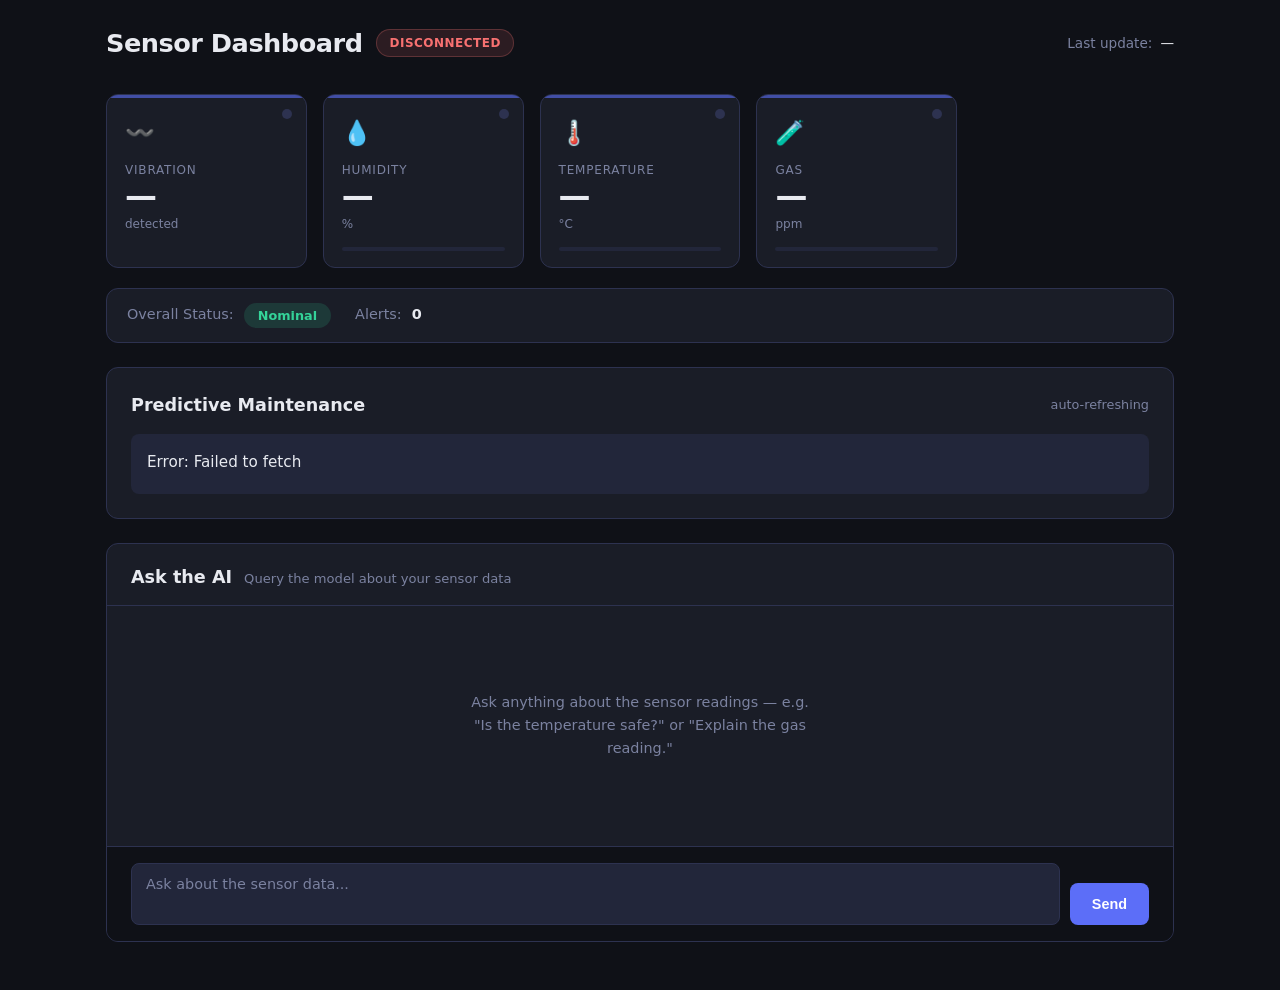
<file: index.html>
<!DOCTYPE html>
<html lang="en">
<head>
  <meta charset="UTF-8" />
  <meta name="viewport" content="width=device-width, initial-scale=1.0" />
  <title>Sensor Dashboard</title>
  <link rel="stylesheet" href="style.css" />
</head>
<body>
  <div class="app">
    <header>
      <div class="header-left">
        <h1>Sensor Dashboard</h1>
        <span id="connection-badge" class="badge disconnected">Disconnected</span>
      </div>
      <div class="header-right">
        <span class="last-update-label">Last update:</span>
        <span id="last-update">—</span>
      </div>
    </header>

    <main>
      <!-- Sensor Grid -->
      <section class="sensor-grid">

        <div class="sensor-card" id="card-vibration">
          <div class="sensor-icon">〰️</div>
          <div class="sensor-info">
            <div class="sensor-name">Vibration</div>
            <div class="sensor-value" id="val-vibration">—</div>
            <div class="sensor-unit">detected</div>
          </div>
          <div class="status-dot" id="dot-vibration"></div>
        </div>

        <div class="sensor-card" id="card-humidity">
          <div class="sensor-icon">💧</div>
          <div class="sensor-info">
            <div class="sensor-name">Humidity</div>
            <div class="sensor-value" id="val-humidity">—</div>
            <div class="sensor-unit">%</div>
          </div>
          <div class="gauge-bar">
            <div class="gauge-fill" id="gauge-humidity"></div>
          </div>
          <div class="status-dot" id="dot-humidity"></div>
        </div>

        <div class="sensor-card" id="card-temperature">
          <div class="sensor-icon">🌡️</div>
          <div class="sensor-info">
            <div class="sensor-name">Temperature</div>
            <div class="sensor-value" id="val-temperature">—</div>
            <div class="sensor-unit">°C</div>
          </div>
          <div class="gauge-bar">
            <div class="gauge-fill" id="gauge-temperature"></div>
          </div>
          <div class="status-dot" id="dot-temperature"></div>
        </div>

        <div class="sensor-card" id="card-gas">
          <div class="sensor-icon">🧪</div>
          <div class="sensor-info">
            <div class="sensor-name">Gas</div>
            <div class="sensor-value" id="val-gas">—</div>
            <div class="sensor-unit">ppm</div>
          </div>
          <div class="gauge-bar">
            <div class="gauge-fill" id="gauge-gas"></div>
          </div>
          <div class="status-dot" id="dot-gas"></div>
        </div>


      </section>

      <!-- Status Summary -->
      <section class="status-bar">
        <div class="status-item">
          <span class="status-label">Overall Status:</span>
          <span id="overall-status" class="overall-badge nominal">Nominal</span>
        </div>
        <div class="status-item">
          <span class="status-label">Alerts:</span>
          <span id="alert-count">0</span>
        </div>
      </section>

      <!-- Predictive Maintenance -->
      <section class="predict-section">
        <div class="predict-header">
          <h2>Predictive Maintenance</h2>
          <span class="predict-auto-label">auto-refreshing</span>
        </div>
        <div id="predict-output" class="predict-output">Generating response...</div>
      </section>

      <!-- LLM Query Section -->
      <section class="llm-section">
        <div class="llm-header">
          <h2>Ask the AI</h2>
          <span class="llm-subtitle">Query the model about your sensor data</span>
        </div>

        <div class="chat-window" id="chat-window">
          <div class="chat-placeholder">
            Ask anything about the sensor readings — e.g. "Is the temperature safe?" or "Explain the gas reading."
          </div>
        </div>

        <div class="query-bar">
          <textarea
            id="query-input"
            placeholder="Ask about the sensor data..."
            rows="2"
          ></textarea>
          <button id="send-btn" onclick="sendQuery()">Send</button>
        </div>
      </section>
    </main>
  </div>

  <script src="config.js"></script>
  <script src="app.js"></script>
</body>
</html>
</file>
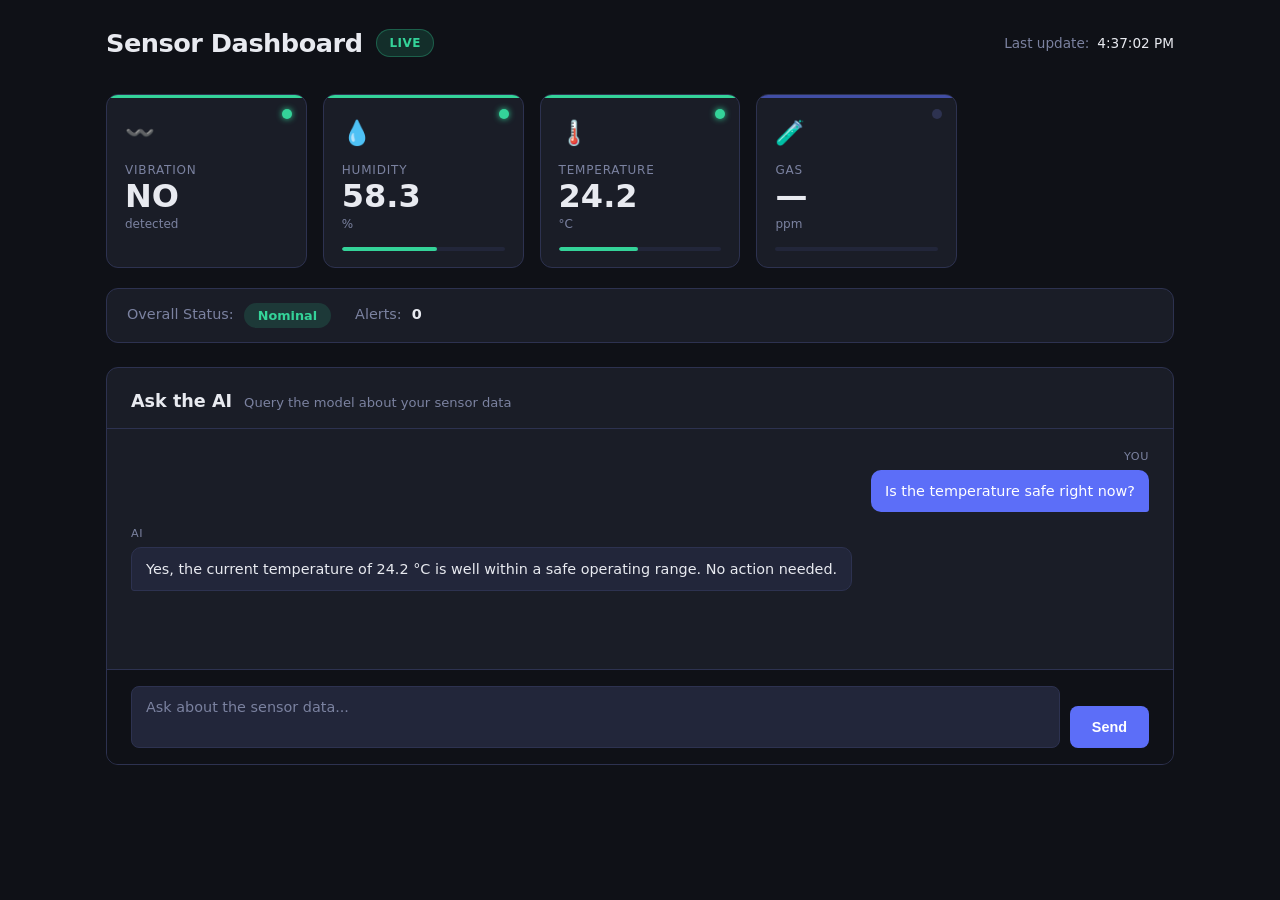
<file: demo.html>
<!DOCTYPE html>
<html lang="en">
<head>
  <meta charset="UTF-8" />
  <meta name="viewport" content="width=device-width, initial-scale=1.0" />
  <title>Sensor Dashboard (Demo)</title>
  <link rel="stylesheet" href="style.css" />
</head>
<body>
  <div class="app">
    <header>
      <div class="header-left">
        <h1>Sensor Dashboard</h1>
        <span id="connection-badge" class="badge connected">Live</span>
      </div>
      <div class="header-right">
        <span class="last-update-label">Last update:</span>
        <span id="last-update">—</span>
      </div>
    </header>

    <main>
      <section class="sensor-grid">

        <div class="sensor-card ok" id="card-vibration">
          <div class="sensor-icon">〰️</div>
          <div class="sensor-info">
            <div class="sensor-name">Vibration</div>
            <div class="sensor-value" id="val-vibration">NO</div>
            <div class="sensor-unit">detected</div>
          </div>
          <div class="status-dot ok" id="dot-vibration"></div>
        </div>

        <div class="sensor-card ok" id="card-humidity">
          <div class="sensor-icon">💧</div>
          <div class="sensor-info">
            <div class="sensor-name">Humidity</div>
            <div class="sensor-value" id="val-humidity">58.3</div>
            <div class="sensor-unit">%</div>
          </div>
          <div class="gauge-bar">
            <div class="gauge-fill" id="gauge-humidity" style="width: 58.3%; background: var(--ok);"></div>
          </div>
          <div class="status-dot ok" id="dot-humidity"></div>
        </div>

        <div class="sensor-card ok" id="card-temperature">
          <div class="sensor-icon">🌡️</div>
          <div class="sensor-info">
            <div class="sensor-name">Temperature</div>
            <div class="sensor-value" id="val-temperature">24.2</div>
            <div class="sensor-unit">°C</div>
          </div>
          <div class="gauge-bar">
            <div class="gauge-fill" id="gauge-temperature" style="width: 48.9%; background: var(--ok);"></div>
          </div>
          <div class="status-dot ok" id="dot-temperature"></div>
        </div>

        <div class="sensor-card" id="card-gas">
          <div class="sensor-icon">🧪</div>
          <div class="sensor-info">
            <div class="sensor-name">Gas</div>
            <div class="sensor-value" id="val-gas">—</div>
            <div class="sensor-unit">ppm</div>
          </div>
          <div class="gauge-bar">
            <div class="gauge-fill" id="gauge-gas"></div>
          </div>
          <div class="status-dot" id="dot-gas"></div>
        </div>

      </section>

      <section class="status-bar">
        <div class="status-item">
          <span class="status-label">Overall Status:</span>
          <span id="overall-status" class="overall-badge nominal">Nominal</span>
        </div>
        <div class="status-item">
          <span class="status-label">Alerts:</span>
          <span id="alert-count">0</span>
        </div>
      </section>

      <section class="llm-section">
        <div class="llm-header">
          <h2>Ask the AI</h2>
          <span class="llm-subtitle">Query the model about your sensor data</span>
        </div>

        <div class="chat-window" id="chat-window">
          <div class="msg user">
            <div class="msg-label">You</div>
            <div class="msg-bubble">Is the temperature safe right now?</div>
          </div>
          <div class="msg ai">
            <div class="msg-label">AI</div>
            <div class="msg-bubble">Yes, the current temperature of 24.2 °C is well within a safe operating range. No action needed.</div>
          </div>
        </div>

        <div class="query-bar">
          <textarea
            id="query-input"
            placeholder="Ask about the sensor data..."
            rows="2"
          ></textarea>
          <button id="send-btn">Send</button>
        </div>
      </section>
    </main>
  </div>

  <script>
    document.getElementById("last-update").textContent = new Date().toLocaleTimeString();
  </script>
</body>
</html>
</file>
<file: style.css>
/* ── Reset & Base ────────────────────────────────── */
*, *::before, *::after { box-sizing: border-box; margin: 0; padding: 0; }

:root {
  --bg:         #0f1117;
  --bg2:        #1a1d27;
  --bg3:        #22263a;
  --border:     #2d3250;
  --text:       #e8eaf0;
  --text-muted: #7b82a0;
  --accent:     #5c6ef8;
  --accent2:    #7c8cf8;
  --ok:         #34d399;
  --warn:       #fbbf24;
  --danger:     #f87171;
  --radius:     12px;
  --shadow:     0 4px 24px rgba(0,0,0,0.4);
}

body {
  background: var(--bg);
  color: var(--text);
  font-family: 'Segoe UI', system-ui, sans-serif;
  min-height: 100vh;
  line-height: 1.5;
}

/* ── App Shell ───────────────────────────────────── */
.app { max-width: 1100px; margin: 0 auto; padding: 24px 16px 48px; }

/* ── Header ──────────────────────────────────────── */
header {
  display: flex;
  align-items: center;
  justify-content: space-between;
  margin-bottom: 32px;
  flex-wrap: wrap;
  gap: 12px;
}

.header-left { display: flex; align-items: center; gap: 14px; }

h1 { font-size: 1.6rem; font-weight: 700; letter-spacing: -0.5px; }

.badge {
  padding: 4px 12px;
  border-radius: 99px;
  font-size: 0.75rem;
  font-weight: 600;
  letter-spacing: 0.5px;
  text-transform: uppercase;
}
.badge.connected    { background: rgba(52,211,153,0.15); color: var(--ok); border: 1px solid rgba(52,211,153,0.3); }
.badge.disconnected { background: rgba(248,113,113,0.12); color: var(--danger); border: 1px solid rgba(248,113,113,0.25); }
.badge.connecting   { background: rgba(251,191,36,0.12); color: var(--warn); border: 1px solid rgba(251,191,36,0.25); }
.badge.demo         { background: rgba(92,110,248,0.15); color: var(--accent2); border: 1px solid rgba(92,110,248,0.3); }

.header-right { display: flex; align-items: center; gap: 8px; color: var(--text-muted); font-size: 0.85rem; }
#last-update { color: var(--text); font-variant-numeric: tabular-nums; }

/* ── Sensor Grid ─────────────────────────────────── */
.sensor-grid {
  display: grid;
  grid-template-columns: repeat(auto-fill, minmax(190px, 1fr));
  gap: 16px;
  margin-bottom: 20px;
}

.sensor-card {
  background: var(--bg2);
  border: 1px solid var(--border);
  border-radius: var(--radius);
  padding: 20px 18px 16px;
  position: relative;
  display: flex;
  flex-direction: column;
  gap: 6px;
  transition: border-color 0.3s, box-shadow 0.3s;
  overflow: hidden;
}

.sensor-card::before {
  content: '';
  position: absolute;
  top: 0; left: 0; right: 0;
  height: 3px;
  background: var(--accent);
  opacity: 0.6;
  transition: background 0.3s, opacity 0.3s;
}

.sensor-card.ok::before    { background: var(--ok);     opacity: 1; }
.sensor-card.warn::before  { background: var(--warn);   opacity: 1; }
.sensor-card.danger::before{ background: var(--danger); opacity: 1; }

.sensor-icon { font-size: 1.5rem; margin-bottom: 4px; }

.sensor-name  { font-size: 0.75rem; text-transform: uppercase; letter-spacing: 0.8px; color: var(--text-muted); }
.sensor-value { font-size: 2rem; font-weight: 700; font-variant-numeric: tabular-nums; line-height: 1.1; }
.sensor-unit  { font-size: 0.75rem; color: var(--text-muted); }

/* Status dot (top-right) */
.status-dot {
  position: absolute;
  top: 14px; right: 14px;
  width: 10px; height: 10px;
  border-radius: 50%;
  background: var(--border);
  transition: background 0.3s, box-shadow 0.3s;
}
.status-dot.ok     { background: var(--ok);     box-shadow: 0 0 6px var(--ok); }
.status-dot.warn   { background: var(--warn);   box-shadow: 0 0 6px var(--warn); }
.status-dot.danger { background: var(--danger); box-shadow: 0 0 6px var(--danger); }

/* Gauge bars */
.gauge-bar {
  height: 4px;
  background: var(--bg3);
  border-radius: 2px;
  margin-top: 8px;
  overflow: hidden;
}
.gauge-fill {
  height: 100%;
  width: 0%;
  border-radius: 2px;
  background: var(--accent);
  transition: width 0.6s ease, background 0.3s;
}
.sensor-card.ok     .gauge-fill { background: var(--ok); }
.sensor-card.warn   .gauge-fill { background: var(--warn); }
.sensor-card.danger .gauge-fill { background: var(--danger); }

/* Vibration pulse animation */
@keyframes pulse {
  0%, 100% { opacity: 1; }
  50%       { opacity: 0.4; }
}
.sensor-card.vibrating .sensor-value { animation: pulse 0.6s ease-in-out infinite; }

/* ── Status Bar ──────────────────────────────────── */
.status-bar {
  background: var(--bg2);
  border: 1px solid var(--border);
  border-radius: var(--radius);
  padding: 14px 20px;
  display: flex;
  align-items: center;
  gap: 24px;
  margin-bottom: 24px;
  flex-wrap: wrap;
}

.status-item { display: flex; align-items: center; gap: 10px; font-size: 0.9rem; }
.status-label { color: var(--text-muted); }

.overall-badge {
  padding: 3px 14px;
  border-radius: 99px;
  font-size: 0.8rem;
  font-weight: 600;
}
.overall-badge.nominal { background: rgba(52,211,153,0.15); color: var(--ok); }
.overall-badge.warning { background: rgba(251,191,36,0.15); color: var(--warn); }
.overall-badge.alert   { background: rgba(248,113,113,0.15); color: var(--danger); }

#alert-count { font-weight: 600; color: var(--text); }

/* ── LLM Section ─────────────────────────────────── */
.llm-section {
  background: var(--bg2);
  border: 1px solid var(--border);
  border-radius: var(--radius);
  overflow: hidden;
  display: flex;
  flex-direction: column;
}

.llm-header {
  padding: 20px 24px 14px;
  border-bottom: 1px solid var(--border);
  display: flex;
  align-items: baseline;
  gap: 12px;
}
.llm-header h2 { font-size: 1.1rem; font-weight: 600; }
.llm-subtitle  { color: var(--text-muted); font-size: 0.82rem; }

/* Chat window */
.chat-window {
  min-height: 240px;
  max-height: 420px;
  overflow-y: auto;
  padding: 20px 24px;
  display: flex;
  flex-direction: column;
  gap: 14px;
  scroll-behavior: smooth;
}

.chat-placeholder {
  color: var(--text-muted);
  font-size: 0.9rem;
  text-align: center;
  margin: auto;
  max-width: 360px;
  line-height: 1.6;
}

/* Chat bubbles */
.msg {
  display: flex;
  flex-direction: column;
  max-width: 85%;
}
.msg.user   { align-self: flex-end; align-items: flex-end; }
.msg.ai     { align-self: flex-start; align-items: flex-start; }

.msg-label {
  font-size: 0.7rem;
  text-transform: uppercase;
  letter-spacing: 0.6px;
  color: var(--text-muted);
  margin-bottom: 4px;
}

.msg-bubble {
  padding: 10px 14px;
  border-radius: 10px;
  font-size: 0.9rem;
  line-height: 1.55;
  white-space: pre-wrap;
}
.msg.user .msg-bubble {
  background: var(--accent);
  color: #fff;
  border-bottom-right-radius: 3px;
}
.msg.ai .msg-bubble {
  background: var(--bg3);
  border: 1px solid var(--border);
  border-bottom-left-radius: 3px;
}

/* Typing indicator */
.typing-dots span {
  display: inline-block;
  width: 6px; height: 6px;
  border-radius: 50%;
  background: var(--text-muted);
  margin: 0 2px;
  animation: bounce 1.2s infinite;
}
.typing-dots span:nth-child(2) { animation-delay: 0.2s; }
.typing-dots span:nth-child(3) { animation-delay: 0.4s; }
@keyframes bounce {
  0%, 80%, 100% { transform: translateY(0); opacity: 0.4; }
  40%            { transform: translateY(-5px); opacity: 1; }
}

/* Query bar */
.query-bar {
  display: flex;
  gap: 10px;
  padding: 16px 24px;
  border-top: 1px solid var(--border);
  background: var(--bg);
}

#query-input {
  flex: 1;
  background: var(--bg3);
  border: 1px solid var(--border);
  border-radius: 8px;
  color: var(--text);
  font-size: 0.9rem;
  font-family: inherit;
  padding: 10px 14px;
  resize: none;
  outline: none;
  transition: border-color 0.2s;
  line-height: 1.4;
}
#query-input:focus { border-color: var(--accent2); }
#query-input::placeholder { color: var(--text-muted); }

#send-btn {
  background: var(--accent);
  color: #fff;
  border: none;
  border-radius: 8px;
  padding: 0 22px;
  font-size: 0.9rem;
  font-weight: 600;
  cursor: pointer;
  transition: background 0.2s, opacity 0.2s;
  align-self: flex-end;
  height: 42px;
}
#send-btn:hover   { background: var(--accent2); }
#send-btn:disabled { opacity: 0.5; cursor: not-allowed; }

/* ── Predictive Maintenance ──────────────────────── */
.predict-section {
  background: var(--bg2);
  border: 1px solid var(--border);
  border-radius: var(--radius);
  padding: 1.5rem;
  margin-bottom: 1.5rem;
}
.predict-header {
  display: flex;
  align-items: center;
  justify-content: space-between;
  margin-bottom: 1rem;
}
.predict-header h2 { font-size: 1.1rem; color: var(--text); }
.predict-auto-label {
  font-size: 0.8rem;
  color: var(--text-muted);
}
.predict-output {
  color: var(--text);
  background: var(--bg3);
  border-radius: 8px;
  padding: 1rem;
  font-size: 0.95rem;
  line-height: 1.6;
  min-height: 60px;
  white-space: pre-wrap;
}

/* ── Scrollbar ───────────────────────────────────── */
::-webkit-scrollbar       { width: 6px; }
::-webkit-scrollbar-track { background: transparent; }
::-webkit-scrollbar-thumb { background: var(--border); border-radius: 3px; }
</file>
